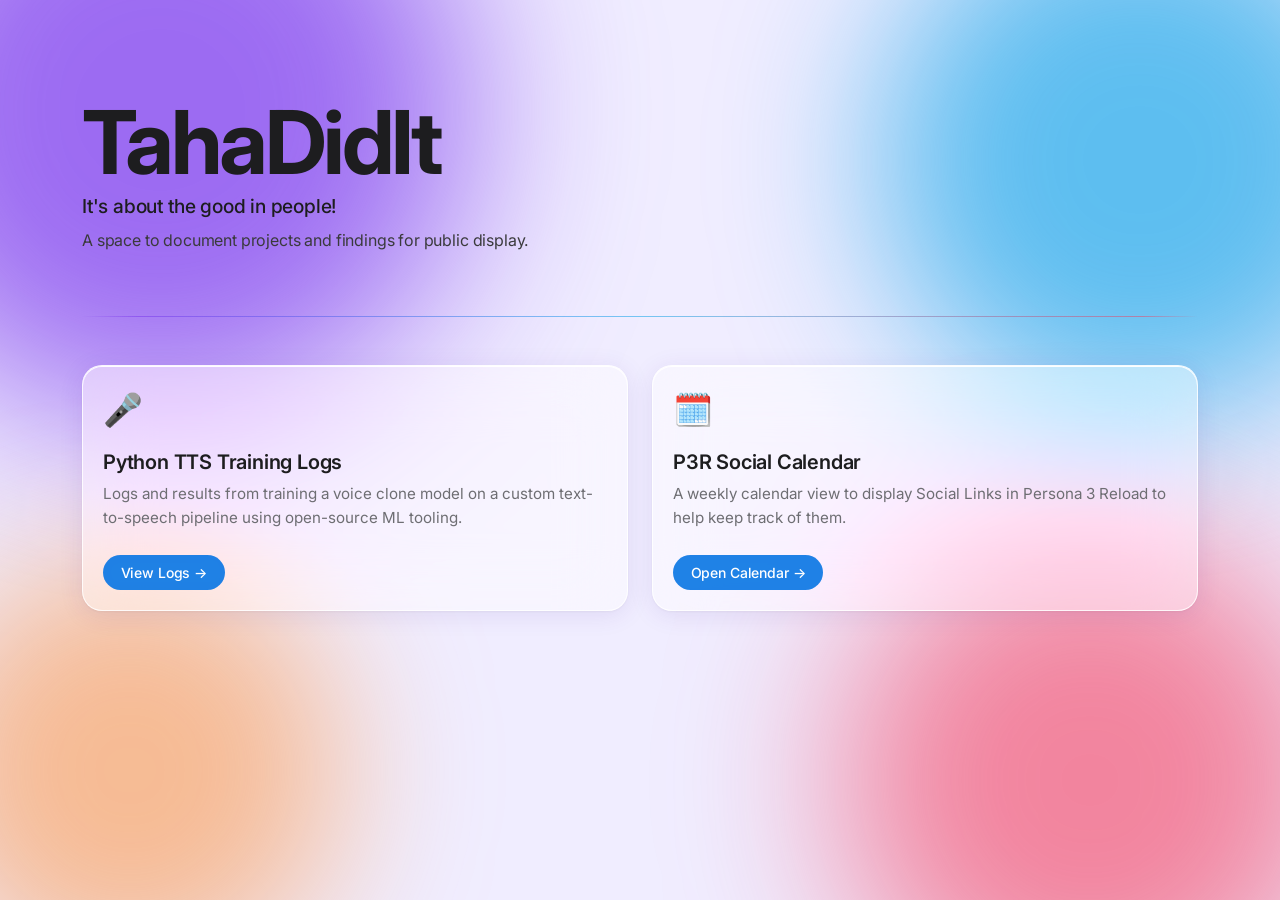
<file: index.html>
<!DOCTYPE html>
<html lang="en">

<head>
    <meta charset="UTF-8">
    <meta name="viewport" content="width=device-width, initial-scale=1.0">

    <title>TahaDidIt</title>

    <link rel="stylesheet" href="./css/bootstrap.min.css">
    <link rel="stylesheet" href="./css/custom.css">
</head>

<body>

<div class="bg-canvas" aria-hidden="true">
    <div class="orb orb-1"></div>
    <div class="orb orb-2"></div>
    <div class="orb orb-3"></div>
    <div class="orb orb-4"></div>
</div>

<div class="container py-5">

    <!-- Hero -->
    <section class="py-5">
        <h1 class="hero-name mb-1">TahaDidIt</h1>
        <p class="hero-subtitle mb-1">It's about the good in people!</p>
        <p class="hero-tagline mb-0">A space to document projects and findings for public display.</p>
    </section>

    <hr class="mb-5">

    <!-- Project Cards -->
    <div class="row row-cols-1 row-cols-md-2 g-4">

        <div class="col">
            <div class="card h-100 project-card p-1">
                <div class="card-body">
                    <div class="fs-2 mb-3">🎤</div>
                    <h5 class="card-title">Python TTS Training Logs</h5>
                    <p class="card-text">Logs and results from training a voice clone
                        model on a custom text-to-speech pipeline using open-source ML tooling.</p>
                </div>
                <div class="card-footer bg-transparent border-0 pb-3">
                    <a href="https://tahadidit.github.io/python-tts-logs/" class="btn-apple">View Logs →</a>
                </div>
            </div>
        </div>

        <div class="col">
            <div class="card h-100 project-card p-1">
                <div class="card-body">
                    <div class="fs-2 mb-3">🗓️</div>
                    <h5 class="card-title">P3R Social Calendar</h5>
                    <p class="card-text">A weekly calendar view to display Social Links in Persona
                        3 Reload to help keep track of them.</p>
                </div>
                <div class="card-footer bg-transparent border-0 pb-3">
                    <a href="https://tahadidit.github.io/p3r-social-calendar/" class="btn-apple">Open Calendar →</a>
                </div>
            </div>
        </div>

    </div>
</div>
</body>

</html>
</file>
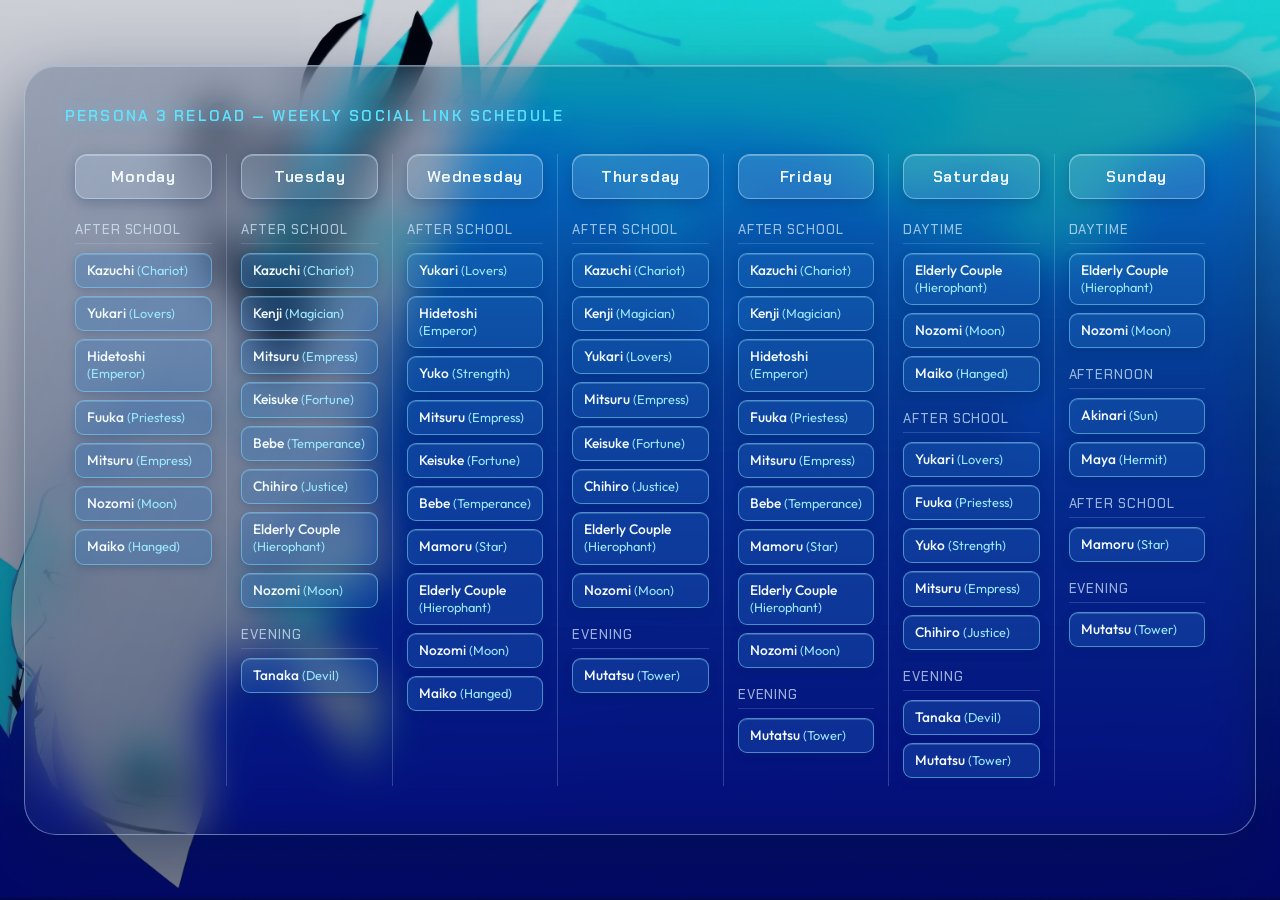
<file: p3r-social-calendar/index.html>
<!DOCTYPE html>
<html lang="en">
<head>
    <meta charset="UTF-8">
    <meta name="viewport" content="width=device-width, initial-scale=1.0">
    <title>Persona 3 Reload — Weekly Schedule</title>
    <link rel="preconnect" href="https://fonts.googleapis.com">
    <link rel="preconnect" href="https://fonts.gstatic.com" crossorigin>
    <link href="https://fonts.googleapis.com/css2?family=Chakra+Petch:wght@400;500;600;700&family=Outfit:wght@300;400;500;600&display=swap"
          rel="stylesheet">
    <style>
        :root {
            --glass: rgba(14, 38, 82, 0.30);
            --glass-strong: rgba(200, 230, 255, 0.16);
            --edge: rgba(200, 235, 255, 0.45);
            --edge-soft: rgba(180, 220, 255, 0.18);
            --divider: rgba(190, 230, 255, 0.22);
            --ink: #f3fbff;
            --ink-dim: rgba(220, 240, 255, 0.70);
            --accent: #54e0ff;
            --accent-deep: #1c7fd6;
            --entry: rgba(40, 120, 200, 0.28);
            --entry-edge: rgba(120, 215, 255, 0.55);
            --link: #9be9ff;
        }

        * {
            box-sizing: border-box;
            margin: 0;
            padding: 0;
        }

        body {
            min-height: 100vh;
            font-family: 'Outfit', sans-serif;
            color: var(--ink);
            background: linear-gradient(180deg, rgba(5, 20, 55, 0.20), rgba(5, 15, 45, 0.55)),
            url("assets/p3r-main-menu-bg.jpg") center/cover fixed no-repeat;
            display: flex;
            align-items: center;
            justify-content: center;
            padding: 48px 24px;
        }

        .panel {
            width: 100%;
            max-width: 1500px;
            background: var(--glass);
            backdrop-filter: blur(22px) saturate(140%);
            -webkit-backdrop-filter: blur(22px) saturate(140%);
            border: 1px solid var(--edge);
            border-radius: 32px;
            box-shadow: 0 24px 70px rgba(0, 25, 70, 0.45),
            inset 0 1px 0 rgba(255, 255, 255, 0.25);
            padding: 40px 36px 48px;
            position: relative;
            overflow: hidden;
        }

        /* faint sheen sweeping the glass */
        .panel::before {
            content: "";
            position: absolute;
            inset: 0;
            background: linear-gradient(115deg, rgba(255, 255, 255, 0.10) 0%, transparent 35%);
            pointer-events: none;
        }

        .panel h1 {
            font-family: 'Chakra Petch', sans-serif;
            font-weight: 600;
            letter-spacing: 0.14em;
            text-transform: uppercase;
            font-size: 0.95rem;
            color: var(--accent);
            margin-bottom: 28px;
            padding-left: 4px;
            text-shadow: 0 0 18px rgba(84, 224, 255, 0.45);
        }

        .week {
            display: grid;
            grid-template-columns:repeat(7, 1fr);
        }

        .day {
            padding: 0 14px;
            border-left: 1px solid var(--divider);
            min-height: 520px;
            opacity: 0;
            transform: translateY(14px);
            animation: rise 0.6s cubic-bezier(.2, .7, .2, 1) forwards;
        }

        .day:first-child {
            border-left: none;
        }

        /* day header box (glass chip) */
        .day-name {
            font-family: 'Chakra Petch', sans-serif;
            font-weight: 600;
            letter-spacing: 0.05em;
            text-align: center;
            padding: 11px 8px;
            background: var(--glass-strong);
            border: 1px solid var(--edge);
            border-radius: 12px;
            box-shadow: inset 0 1px 0 rgba(255, 255, 255, 0.3), 0 4px 14px rgba(0, 30, 80, 0.25);
            margin-bottom: 22px;
        }

        /* time-of-day = heading only, NO box */
        .slot-label {
            font-family: 'Chakra Petch', sans-serif;
            font-weight: 500;
            font-size: 0.82rem;
            letter-spacing: 0.07em;
            color: var(--ink-dim);
            text-transform: uppercase;
            margin: 18px 0 9px;
            padding-bottom: 5px;
            border-bottom: 1px solid var(--edge-soft);
        }

        .slot:first-of-type .slot-label {
            margin-top: 0;
        }

        /* character entry (glass chip) */
        .entry {
            background: var(--entry);
            border: 1px solid var(--entry-edge);
            border-radius: 9px;
            padding: 8px 11px;
            margin-bottom: 8px;
            font-size: 0.86rem;
            font-weight: 500;
            line-height: 1.25;
            box-shadow: inset 0 1px 0 rgba(255, 255, 255, 0.18), 0 3px 10px rgba(0, 30, 80, 0.22);
            transition: transform .15s ease, box-shadow .15s ease, background .15s ease;
        }

        .entry:hover {
            transform: translateY(-2px);
            background: rgba(60, 150, 230, 0.40);
            box-shadow: 0 6px 18px rgba(0, 40, 100, 0.40), 0 0 14px rgba(84, 224, 255, 0.30);
        }

        .entry .arc {
            color: var(--link);
            font-weight: 400;
            font-size: 0.8rem;
        }

        @keyframes rise {
            to {
                opacity: 1;
                transform: translateY(0);
            }
        }

        @media (max-width: 1100px) {
            .week {
                grid-template-columns:repeat(2, 1fr);
                gap: 8px 0;
            }

            .day {
                border-left: none;
                border-top: 1px solid var(--divider);
                padding-top: 18px;
                min-height: auto;
            }

            .day:nth-child(-n+2) {
                border-top: none;
                padding-top: 0;
            }
        }

        @media (max-width: 560px) {
            .week {
                grid-template-columns:1fr;
            }

            .day {
                border-top: 1px solid var(--divider);
                padding-top: 18px;
            }

            .day:first-child {
                border-top: none;
                padding-top: 0;
            }
        }
    </style>
</head>
<body>
<div class="panel">
    <h1>Persona 3 Reload &mdash; Weekly Social Link Schedule</h1>
    <div class="week" id="week"></div>
</div>

<script>
    // The data structure recommended earlier: an ordered ARRAY of days,
    // each holding an ordered ARRAY of time slots. Arrays guarantee render order.
    const SLOT_ORDER = ["Daytime", "Afternoon", "After School", "Evening"];

    const schedule = [
        {
            day: "Monday", slots: {
                "After School": ["Kazuchi (Chariot)", "Yukari (Lovers)", "Hidetoshi (Emperor)", "Fuuka (Priestess)", "Mitsuru (Empress)", "Nozomi (Moon)", "Maiko (Hanged)"]
            }
        },
        {
            day: "Tuesday", slots: {
                "After School": ["Kazuchi (Chariot)", "Kenji (Magician)", "Mitsuru (Empress)", "Keisuke (Fortune)", "Bebe (Temperance)", "Chihiro (Justice)", "Elderly Couple (Hierophant)", "Nozomi (Moon)"],
                "Evening": ["Tanaka (Devil)"]
            }
        },
        {
            day: "Wednesday", slots: {
                "After School": ["Yukari (Lovers)", "Hidetoshi (Emperor)", "Yuko (Strength)", "Mitsuru (Empress)", "Keisuke (Fortune)", "Bebe (Temperance)", "Mamoru (Star)", "Elderly Couple (Hierophant)", "Nozomi (Moon)", "Maiko (Hanged)"]
            }
        },
        {
            day: "Thursday", slots: {
                "After School": ["Kazuchi (Chariot)", "Kenji (Magician)", "Yukari (Lovers)", "Mitsuru (Empress)", "Keisuke (Fortune)", "Chihiro (Justice)", "Elderly Couple (Hierophant)", "Nozomi (Moon)"],
                "Evening": ["Mutatsu (Tower)"]
            }
        },
        {
            day: "Friday", slots: {
                "After School": ["Kazuchi (Chariot)", "Kenji (Magician)", "Hidetoshi (Emperor)", "Fuuka (Priestess)", "Mitsuru (Empress)", "Bebe (Temperance)", "Mamoru (Star)", "Elderly Couple (Hierophant)", "Nozomi (Moon)"],
                "Evening": ["Mutatsu (Tower)"]
            }
        },
        {
            day: "Saturday", slots: {
                "Daytime": ["Elderly Couple (Hierophant)", "Nozomi (Moon)", "Maiko (Hanged)"],
                "After School": ["Yukari (Lovers)", "Fuuka (Priestess)", "Yuko (Strength)", "Mitsuru (Empress)", "Chihiro (Justice)"],
                "Evening": ["Tanaka (Devil)", "Mutatsu (Tower)"]
            }
        },
        {
            day: "Sunday", slots: {
                "Daytime": ["Elderly Couple (Hierophant)", "Nozomi (Moon)"],
                "Afternoon": ["Akinari (Sun)", "Maya (Hermit)"],
                "After School": ["Mamoru (Star)"],
                "Evening": ["Mutatsu (Tower)"]
            }
        }
    ];

    // Split "Name (Arcana)" -> styled name + arcana so the link reads as an accent.
    function renderEntry(str) {
        const m = str.match(/^(.*?)\s*\((.*)\)\s*$/);
        if (!m) return `<div class="entry">${str}</div>`;
        return `<div class="entry">${m[1]} <span class="arc">(${m[2]})</span></div>`;
    }

    const week = document.getElementById("week");
    schedule.forEach((d, i) => {
        const col = document.createElement("div");
        col.className = "day";
        col.style.animationDelay = (i * 0.07) + "s";

        let html = `<div class="day-name">${d.day}</div>`;
        SLOT_ORDER.forEach(slot => {
            const people = d.slots[slot] || [];
            if (!people.length) return;            // empty slot -> no subheading at all
            html += `<div class="slot"><div class="slot-label">${slot}</div>`;
            html += people.map(renderEntry).join("");
            html += `</div>`;
        });

        col.innerHTML = html;
        week.appendChild(col);
    });
</script>
</body>
</html>
</file>
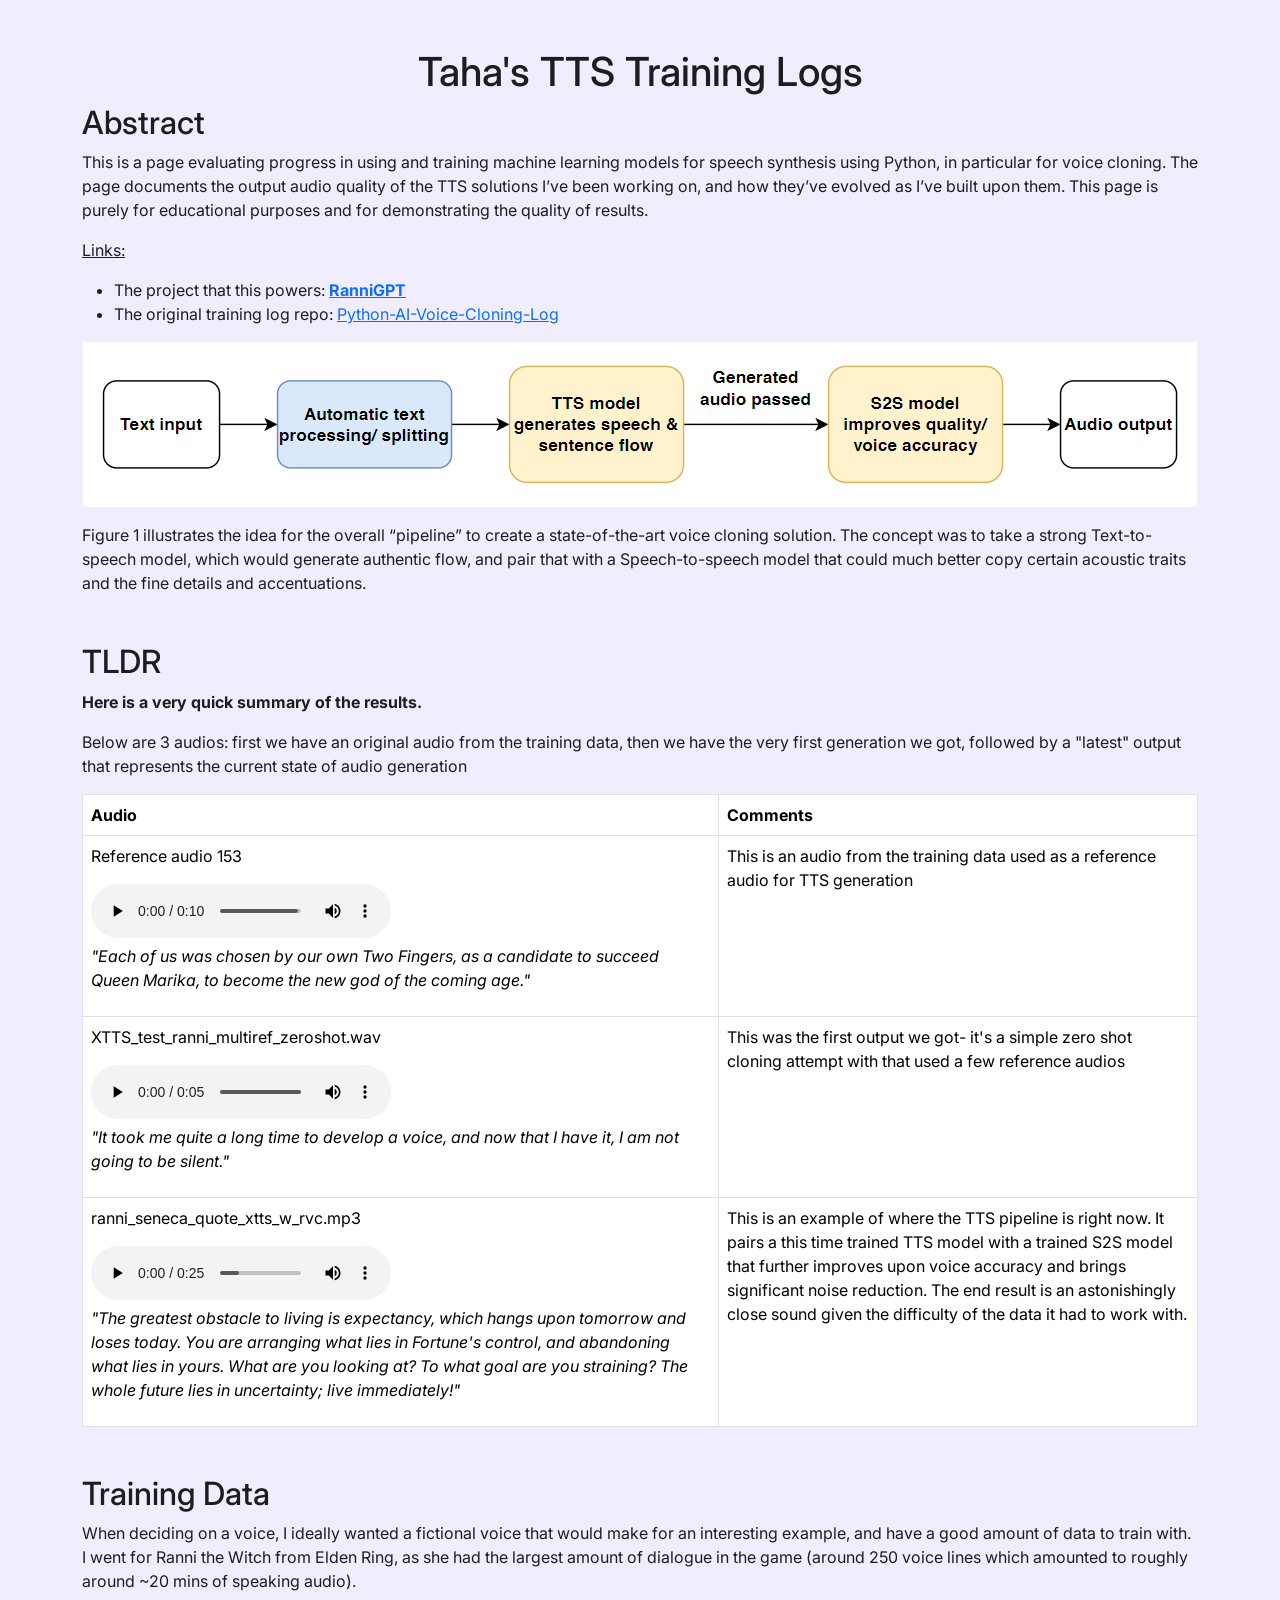
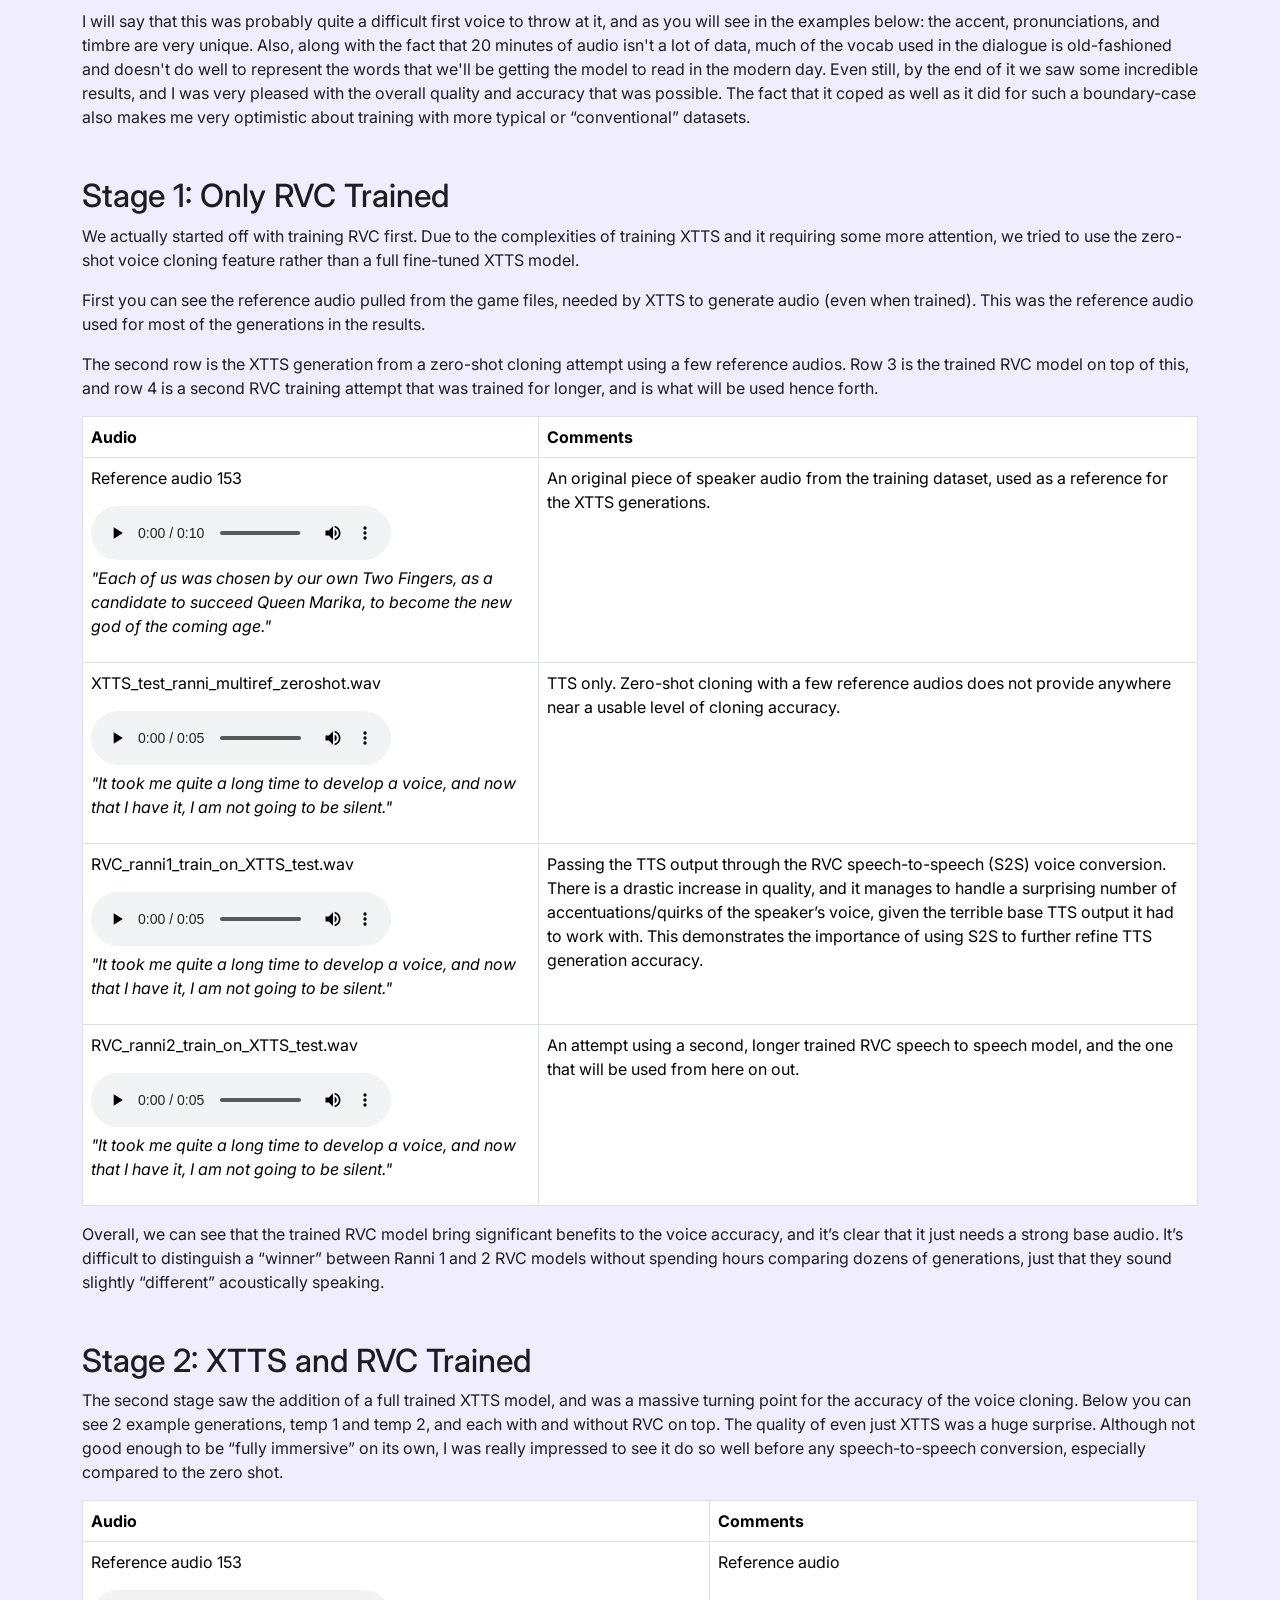
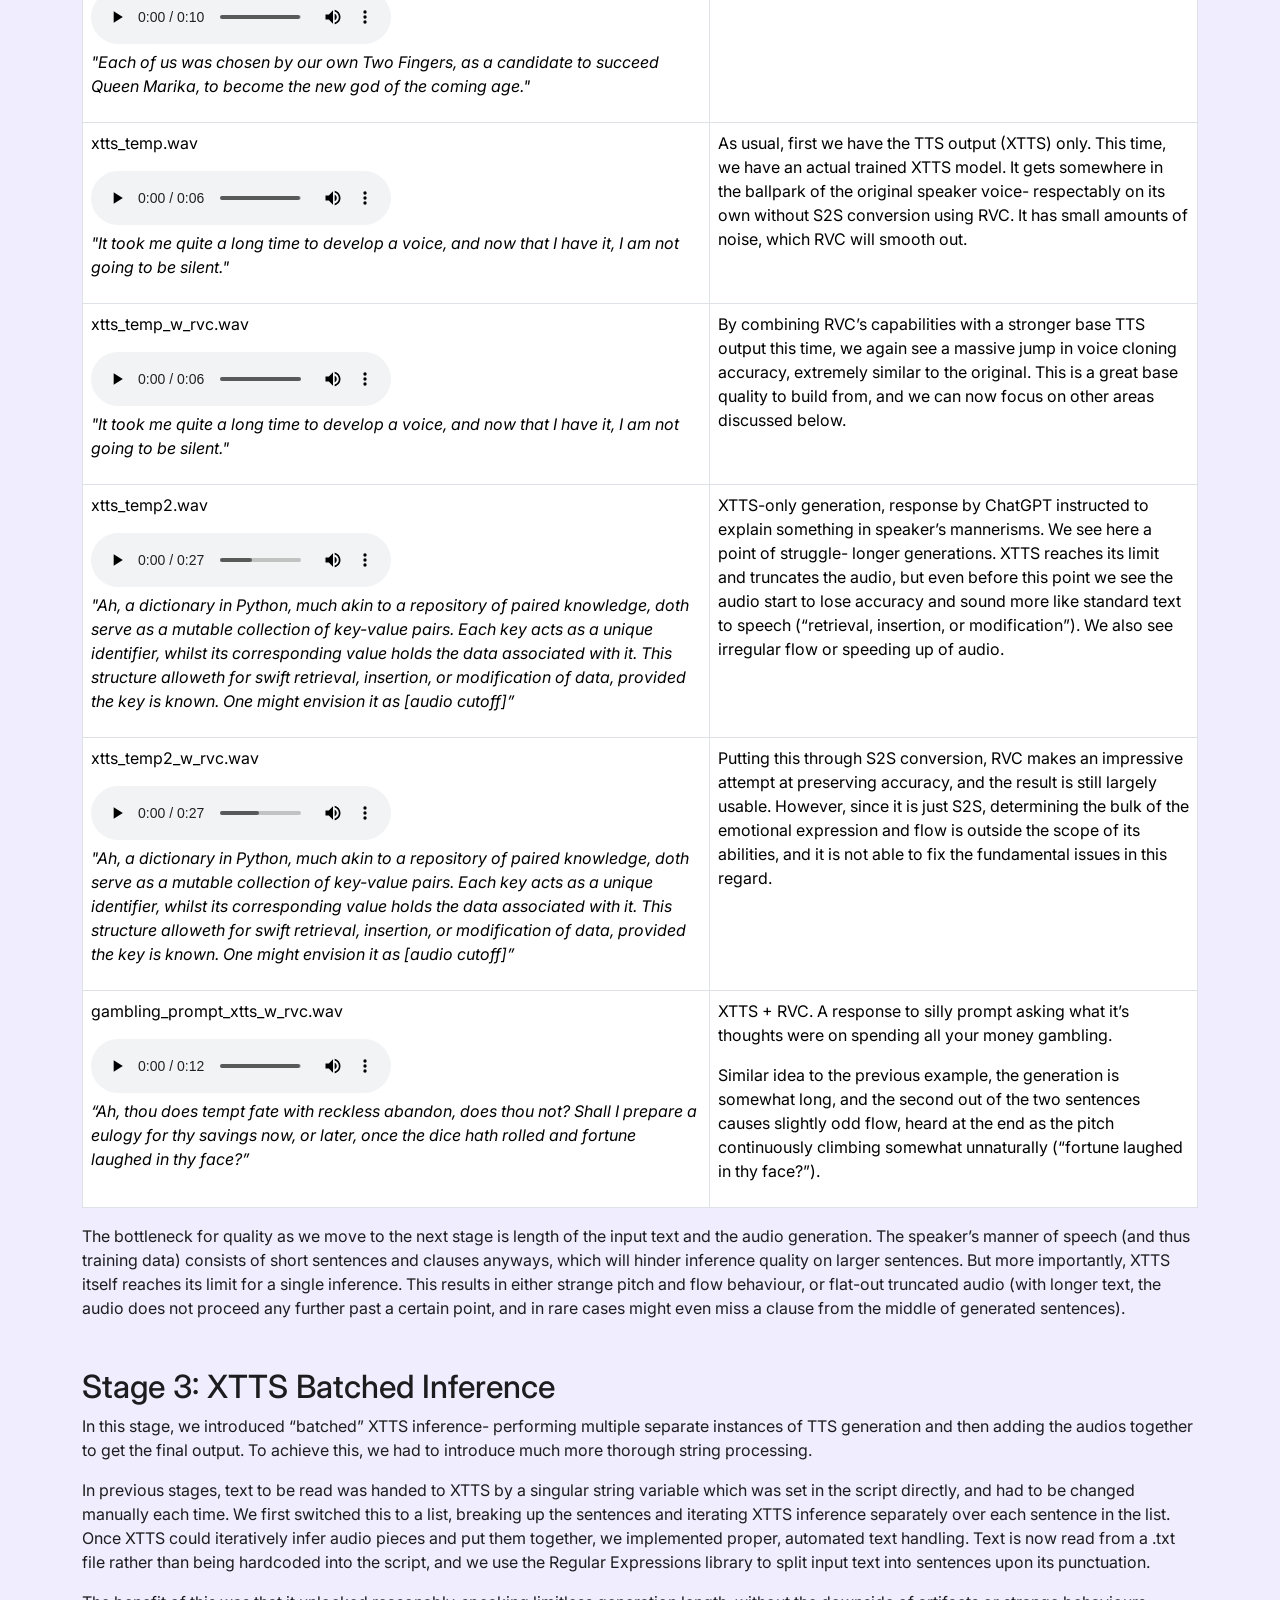
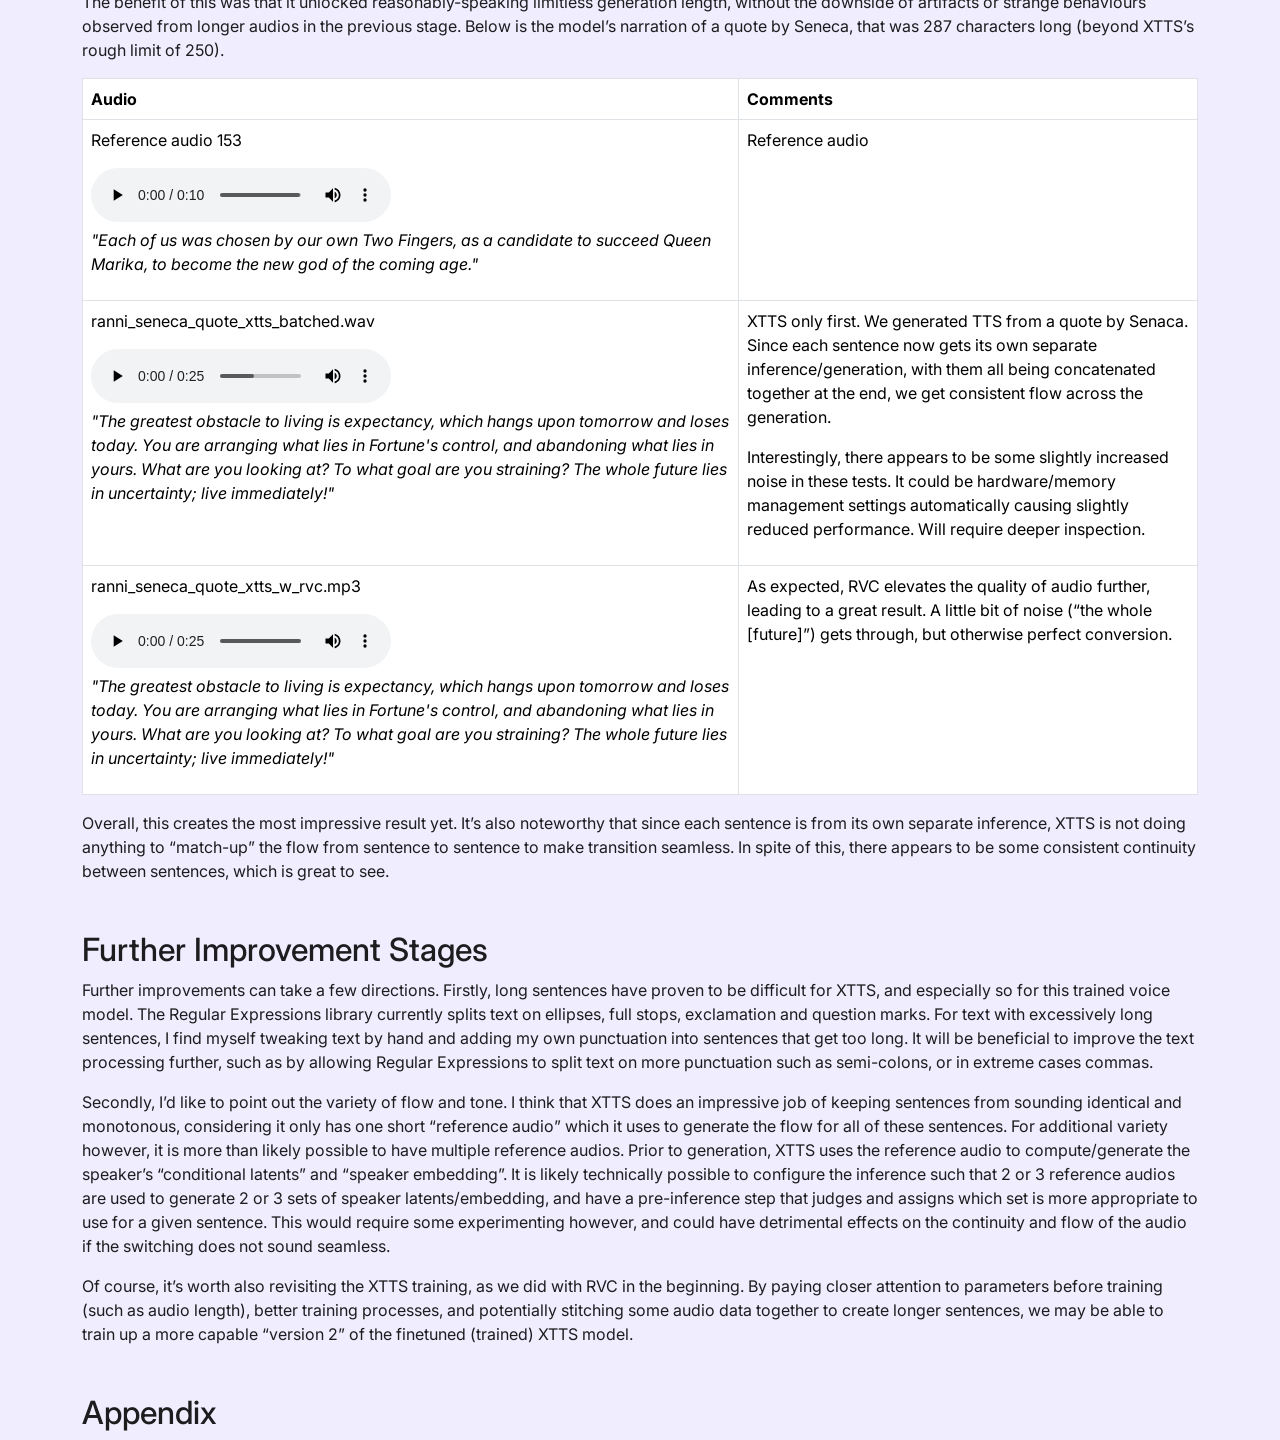
<file: python-tts-logs/index.html>
<!DOCTYPE html>
<html lang = "en">

<!--Notes

For future improvements:
- Add long newsletter audio, but link to the appendix as the transcript is too long.
- Finish transcriptions
- Add comments
- Abstract section at bottom of beginning that outlines what reader should expect from results (quality: ref > with rvc > just xtts)


-->

<head>
    <meta charset="UTF-8">
    <meta name="viewport" content="width=device-width, initial-scale=1.0">

    <title>TTS Training Logs</title>

    <link rel="stylesheet" href="../css/bootstrap.min.css">
    <link rel="stylesheet" href="../css/custom.css">

</head>


<body>
    <!-- Premade container from bootstrap for padding around edges -->
    <div class="container mt-5">

        <!-- Title Section -->
        <h1 class="text-center">Taha's TTS Training Logs</h1>
        <!-- Intro body -->
        <h2>Abstract</h2>
        <p>
            This is a page evaluating progress in using and training machine learning models for speech synthesis using Python, in particular for voice cloning.
            The page documents the output audio quality of the TTS solutions I’ve been working on, 
            and how they’ve evolved as I’ve built upon them.
            This page is purely for educational purposes and for demonstrating the quality of results.
        </p>
        <p>
            <u>Links:</u>
            <ul>
                <li>The project that this powers: <b><a href="https://github.com/TahaDidIt/RanniGPT">RanniGPT</a></b></li>
                <li>The original training log repo: <a href="https://github.com/TahaDidIt/Python-AI-Voice-Cloning-Log">Python-AI-Voice-Cloning-Log</a></li>
            </ul>
        </p>
        <!-- Figure 1 -->
        <figure class="text-center">
            <img src="assets/RanniGPT_TTS_pipeline.png" alt="TTS pipeline flowchart" class="img-fluid">
        </figure>
        <p>
            Figure 1 illustrates the idea for the overall “pipeline” to create a state-of-the-art voice cloning solution.
            The concept was to take a strong Text-to-speech model, which would generate authentic flow, 
            and pair that with a Speech-to-speech model that could much better copy certain acoustic traits and the fine details and accentuations.
        </p>



        <!-- TLDR Section -->
        <h2 class="mt-5">TLDR</h2>
        <p><b>Here is a very quick summary of the results.</b></p>
        <p>Below are 3 audios: first we have an original audio from the training data, then we have the very first generation we got, followed by a "latest" output that represents the current state of audio generation</p>

        <!-- TDLR table -->
        <table class="table table-bordered">
            <thead class="thead-light">
                <tr>
                    <th>Audio</th>
                    <th>Comments</th>
                </tr>
            </thead>

            <tr>
                <td>
                    <p>Reference audio 153</p>
                    <audio controls>
                        <source src="audio/ref_audio_ranni_audio153.wav" type="audio/wav">
                        Your browser does not support the audio element.
                    </audio>
                    <p><i>
                        "Each of us was chosen by our own Two Fingers, as a candidate to succeed Queen Marika, to become the new god of the coming age."
                    </i></p>
                </td>
                <td>
                    <p>
                        This is an audio from the training data used as a reference audio for TTS generation
                    </p>
                </td>
            </tr>

            <tr>
                <td>
                    <p>XTTS_test_ranni_multiref_zeroshot.wav</p>
                    <audio controls>
                        <source src="audio/1-ranni_trained_RVC_with_bad_XTTS_output/XTTS_test_ranni_multiref_zeroshot.wav" type="audio/wav">
                        Your browser does not support the audio element.
                    </audio>
                    <p><i>
                        "It took me quite a long time to develop a voice, and now that I have it, I am not going to be silent."
                    </i></p>
                </td>
                <td>
                    <p>
                        This was the first output we got- it's a simple zero shot cloning attempt with that used a few reference audios
                    </p>
                </td>
            </tr>

            <tr>
                <td>
                    <p>ranni_seneca_quote_xtts_w_rvc.mp3</p>
                    <audio controls>
                        <source src="audio/3-batched_ranni_XTTS_w_RVC/ranni_seneca_quote_xtts_w_rvc.mp3" type="audio/mpeg">
                        Your browser does not support the audio element.
                    </audio>
                    <p><i>
                            "The greatest obstacle to living is expectancy, which hangs upon tomorrow and loses today. You are
                            arranging what lies in Fortune's control, and abandoning what lies in yours. What are you looking at? To
                            what goal are you straining? The whole future lies in uncertainty; live immediately!"
                    </i></p>
                </td>
                <td>
                    <p>
                        This is an example of where the TTS pipeline is right now. It pairs a this time trained TTS model with a
                        trained S2S model that further improves upon voice accuracy and brings significant noise reduction. The end
                        result is an astonishingly close sound given the difficulty of the data it had to work with.
                    </p>
                </td>
            </tr>
         </table>



        <!-- Data section -->
        <h2 class="mt-5">Training Data</h2>
        <p>
            When deciding on a voice, I ideally wanted a fictional voice that would make for an interesting example, 
            and have a good amount of data to train with. I went for Ranni the Witch from Elden Ring, 
            as she had the largest amount of dialogue in the game (around 250 voice lines which amounted to roughly around ~20 mins of speaking audio).
        </p>
        <p>
            I will say that this was probably quite a difficult first voice to throw at it, and as you will see in the examples below: the accent, pronunciations, and timbre are very unique. 
            Also, along with the fact that 20 minutes of audio isn't a lot of data, much of the vocab used in the dialogue is old-fashioned and doesn't do well to represent the words that we'll be getting the model to read in the modern day. Even still, by the end of it we saw some incredible results, and I was very pleased with the overall quality and accuracy that was possible. 
            The fact that it coped as well as it did for such a boundary-case also makes me very optimistic about training with more typical or “conventional” datasets.
        </p>



        <!-- Section 1 -->
        <!-- the mt-5 class just adds some top spacing for a cleaner look-->
        <h2 class="mt-5">Stage 1: Only RVC Trained</h2>
        <p>
            We actually started off with training RVC first. Due to the complexities of training XTTS and it requiring some more attention, we tried to use the zero-shot voice cloning feature rather than a full fine-tuned XTTS model.
        </p>
        <p>
            First you can see the reference audio pulled from the game files, needed by XTTS to generate audio (even when trained). This was the reference audio used for most of the generations in the results.
        </p>
        <p>
            The second row is the XTTS generation from a zero-shot cloning attempt using a few reference audios. Row 3 is the trained RVC model on top of this, and row 4 is a second RVC training attempt that was trained for longer, and is what will be used hence forth.
        </p>

        <!-- Section 1 table -->
        <table class="table table-bordered">
            <thead class="thead-light">
                <tr>
                    <th>Audio</th>
                    <th>Comments</th>
                </tr>
            </thead>

            <tbody>
                <tr>
                    <td>
                        <p>Reference audio 153</p>
                        <audio controls>
                            <source src="audio/ref_audio_ranni_audio153.wav" type="audio/wav">
                            Your browser does not support the audio element.
                        </audio>
                        <p><i>
                            "Each of us was chosen by our own Two Fingers, as a candidate to succeed Queen Marika, to become the new god of the coming age."
                        </i></p>
                    </td>
                    <td>
                        <p>
                            An original piece of speaker audio from the training dataset, used as a reference for the XTTS generations.
                        </p>
                    </td>
                </tr>

                <tr>
                    <td>
                        <p>XTTS_test_ranni_multiref_zeroshot.wav</p>
                        <audio controls>
                            <source src="audio/1-ranni_trained_RVC_with_bad_XTTS_output/XTTS_test_ranni_multiref_zeroshot.wav" type="audio/wav">
                            Your browser does not support the audio element.
                        </audio>
                        <p><i>
                            "It took me quite a long time to develop a voice, and now that I have it, I am not going to be silent."
                        </i></p>
                    </td>
                    <td>
                        <p>
                            TTS only. Zero-shot cloning with a few reference audios does not provide anywhere near a usable level of cloning accuracy.
                        </p>
                    </td>
                </tr>

                <tr>
                    <td>
                        <p>RVC_ranni1_train_on_XTTS_test.wav</p>
                        <audio controls>
                            <source src="audio/1-ranni_trained_RVC_with_bad_XTTS_output/RVC_ranni1_train_on_XTTS_test.wav" type="audio/wav">
                            Your browser does not support the audio element.
                        </audio>
                        <p><i>
                            "It took me quite a long time to develop a voice, and now that I have it, I am not going to be silent."
                        </i></p>
                    </td>
                    <td>
                        <p>
                            Passing the TTS output through the RVC speech-to-speech (S2S) voice conversion. There is a drastic increase in quality, and it manages to handle a surprising number of accentuations/quirks of the speaker’s voice, given the terrible base TTS output it had to work with. This demonstrates the importance of using S2S to further refine TTS generation accuracy.
                        </p>
                    </td>
                </tr>

                <tr>
                    <td>
                        <p>RVC_ranni2_train_on_XTTS_test.wav</p>
                        <audio controls>
                            <source src="audio/1-ranni_trained_RVC_with_bad_XTTS_output/RVC_ranni2_train_on_XTTS_test.wav" type="audio/wav">
                            Your browser does not support the audio element.
                        </audio>
                        <p><i>
                            "It took me quite a long time to develop a voice, and now that I have it, I am not going to be silent."
                        </i></p>
                    </td>
                    <td>
                        <p>
                            An attempt using a second, longer trained RVC speech to speech model, and the one that will be used from here on out.
                        </p>
                    </td>
                </tr>
            </tbody>
        </table>

        <p>
            Overall, we can see that the trained RVC model bring significant benefits to the voice accuracy, and it’s clear that it just needs a strong base audio. It’s difficult to distinguish a “winner” between Ranni 1 and 2 RVC models without spending hours comparing dozens of generations, just that they sound slightly “different” acoustically speaking.
        </p>

        

        <!-- Section 2 -->
        <h2 class="mt-5">Stage 2: XTTS and RVC Trained</h2>
        <p>
            The second stage saw the addition of a full trained XTTS model, and was a massive turning point for the accuracy of the voice cloning. Below you can see 2 example generations, temp 1 and temp 2, and each with and without RVC on top. The quality of even just XTTS was a huge surprise. Although not good enough to be “fully immersive” on its own, I was really impressed to see it do so well before any speech-to-speech conversion, especially compared to the zero shot. 
        </p>

        <!-- Section 2 table -->
        <table class="table table-bordered">
            <thead class="thead-light">
                <tr>
                    <th>Audio</th>
                    <th>Comments</th>
                </tr>
            </thead>

            <tbody>
                <tr>
                    <td>
                        <p>Reference audio 153</p>
                        <audio controls>
                            <source src="audio/ref_audio_ranni_audio153.wav" type="audio/wav">
                            Your browser does not support the audio element.
                        </audio>
                        <p><i>
                            "Each of us was chosen by our own Two Fingers, as a candidate to succeed Queen Marika, to become the new god of the coming age."
                        </i></p>
                    </td>
                    <td>
                        <p>
                            Reference audio
                        </p>
                    </td>
                </tr>

                <tr>
                    <td>
                        <p>xtts_temp.wav</p>
                        <audio controls>
                            <source src="audio/2-first_attempt_ranni_trained_XTTS_w_RVC/xtts_temp.wav" type="audio/wav">
                            Your browser does not support the audio element.
                        </audio>
                        <p><i>
                            "It took me quite a long time to develop a voice, and now that I have it, I am not going to be silent."
                        </i></p>
                    </td>
                    <td>
                        <p>
                            As usual, first we have the TTS output (XTTS) only. This time, we have an actual trained XTTS model. It gets somewhere in the ballpark of the original speaker voice- respectably on its own without S2S conversion using RVC. It has small amounts of noise, which RVC will smooth out.
                        </p>
                    </td>
                </tr>

                <tr>
                    <td>
                        <p>xtts_temp_w_rvc.wav</p>
                        <audio controls>
                            <source src="audio/2-first_attempt_ranni_trained_XTTS_w_RVC/xtts_temp_w_rvc.wav" type="audio/wav">
                            Your browser does not support the audio element.
                        </audio>
                        <p><i>
                            "It took me quite a long time to develop a voice, and now that I have it, I am not going to be silent."
                        </i></p>
                    </td>
                    <td>
                        <p>
                            By combining RVC’s capabilities with a stronger base TTS output this time, we again see a massive jump in voice cloning accuracy, extremely similar to the original. This is a great base quality to build from, and we can now focus on other areas discussed below.
                        </p>
                    </td>
                </tr>

                <tr>
                    <td>
                        <p>xtts_temp2.wav</p>
                        <audio controls>
                            <source src="audio/2-first_attempt_ranni_trained_XTTS_w_RVC/xtts_temp2.wav" type="audio/wav">
                            Your browser does not support the audio element.
                        </audio>
                        <p><i>
                            "Ah, a dictionary in Python, much akin to a repository of paired knowledge, doth serve as a mutable collection of key-value pairs. Each key acts as a unique identifier, whilst its corresponding value holds the data associated with it. This structure alloweth for swift retrieval, insertion, or modification of data, provided the key is known. One might envision it as [audio cutoff]”
                        </i></p>
                    </td>
                    <td>
                        <p>
                            XTTS-only generation, response by ChatGPT instructed to explain something in speaker’s mannerisms. We see here a point of struggle- longer generations. XTTS reaches its limit and truncates the audio, but even before this point we see the audio start to lose accuracy and sound more like standard text to speech (“retrieval, insertion, or modification”). We also see irregular flow or speeding up of audio.
                        </p>
                    </td>
                </tr>

                <tr>
                    <td>
                        <p>xtts_temp2_w_rvc.wav</p>
                        <audio controls>
                            <source src="audio/2-first_attempt_ranni_trained_XTTS_w_RVC/xtts_temp2_w_rvc.wav" type="audio/wav">
                            Your browser does not support the audio element.
                        </audio>
                        <p><i>
                            "Ah, a dictionary in Python, much akin to a repository of paired knowledge, doth serve as a mutable collection of key-value pairs. Each key acts as a unique identifier, whilst its corresponding value holds the data associated with it. This structure alloweth for swift retrieval, insertion, or modification of data, provided the key is known. One might envision it as [audio cutoff]”
                        </i></p>
                    </td>
                    <td>
                        <p>
                            Putting this through S2S conversion, RVC makes an impressive attempt at preserving accuracy, and the result is still largely usable. However, since it is just S2S, determining the bulk of the emotional expression and flow is outside the scope of its abilities, and it is not able to fix the fundamental issues in this regard.
                        </p>
                    </td>
                </tr>

                <tr>
                    <td>
                        <p>gambling_prompt_xtts_w_rvc.wav</p>
                        <audio controls>
                            <source src="audio/2-first_attempt_ranni_trained_XTTS_w_RVC/gambling_promt_xtts_w_rvc.wav" type="audio/wav">
                            Your browser does not support the audio element.
                        </audio>
                        <p><i>
                            “Ah, thou does tempt fate with reckless abandon, does thou not? Shall I prepare a eulogy for thy savings now, or later, once the dice hath rolled and fortune laughed in thy face?”
                        </i></p>
                    </td>
                    <td>
                        <p>
                            XTTS + RVC. A response to silly prompt asking what it’s thoughts were on spending all your money gambling.
                        </p>
                            Similar idea to the previous example, the generation is somewhat long, and the second out of the two sentences causes slightly odd flow, heard at the end as the pitch continuously climbing somewhat unnaturally (“fortune laughed in thy face?”).
                        </p>
                    </td>
                </tr>
            </tbody>
        </table>

        <p>
            The bottleneck for quality as we move to the next stage is length of the input text and the audio generation. The speaker’s manner of speech (and thus training data) consists of short sentences and clauses anyways, which will hinder inference quality on larger sentences. But more importantly, XTTS itself reaches its limit for a single inference. This results in either strange pitch and flow behaviour, or flat-out truncated audio (with longer text, the audio does not proceed any further past a certain point, and in rare cases might even miss a clause from the middle of generated sentences).
        </p>
        


        <!-- Section 3 -->
        <h2 class="mt-5">Stage 3: XTTS Batched Inference</h2>
        <p>
            In this stage, we introduced “batched” XTTS inference- performing multiple separate instances of TTS generation and then adding the audios together to get the final output. To achieve this, we had to introduce much more thorough string processing.
        </p>
        <p>
            In previous stages, text to be read was handed to XTTS by a singular string variable which was set in the script directly, and had to be changed manually each time. We first switched this to a list, breaking up the sentences and iterating XTTS inference separately over each sentence in the list. Once XTTS could iteratively infer audio pieces and put them together, we implemented proper, automated text handling. Text is now read from a .txt file rather than being hardcoded into the script, and we use the Regular Expressions library to split input text into sentences upon its punctuation.
        </p>
        <p>
            The benefit of this was that it unlocked reasonably-speaking limitless generation length, without the downside of artifacts or strange behaviours observed from longer audios in the previous stage. Below is the model’s narration of a quote by Seneca, that was 287 characters long (beyond XTTS’s rough limit of 250).
        </p>

        <!-- Section 3 table -->
        <table class="table table-bordered">
            <thead class="thead-light">
                <tr>
                    <th>Audio</th>
                    <th>Comments</th>
                </tr>
            </thead>

            <tbody>
                <tr>
                    <td>
                        <p>Reference audio 153</p>
                        <audio controls>
                            <source src="audio/ref_audio_ranni_audio153.wav" type="audio/wav">
                            Your browser does not support the audio element.
                        </audio>
                        <p><i>
                            "Each of us was chosen by our own Two Fingers, as a candidate to succeed Queen Marika, to become the new god of the coming age."
                        </i></p>
                    </td>
                    <td>
                        <p>
                            Reference audio
                        </p>
                    </td>
                </tr>

                <tr>
                    <td>
                        <p>ranni_seneca_quote_xtts_batched.wav</p>
                        <audio controls>
                            <source src="audio/3-batched_ranni_XTTS_w_RVC/ranni_seneca_quote_xtts_batched.wav" type="audio/wav">
                            Your browser does not support the audio element.
                        </audio>
                        <p><i>
                            "The greatest obstacle to living is expectancy, which hangs upon tomorrow and loses today. You are arranging what lies in Fortune's control, and abandoning what lies in yours. What are you looking at? To what goal are you straining? The whole future lies in uncertainty; live immediately!"
                        </i></p>
                    </td>
                    <td>
                        <p>
                            XTTS only first. We generated TTS from a quote by Senaca. Since each sentence now gets its own separate inference/generation, with them all being concatenated together at the end, we get consistent flow across the generation.
                        </p>
                            Interestingly, there appears to be some slightly increased noise in these tests. It could be hardware/memory management settings automatically causing slightly reduced performance. Will require deeper inspection.
                        </p>
                    </td>
                </tr>

                <tr>
                    <td>
                        <p>ranni_seneca_quote_xtts_w_rvc.mp3</p>
                        <audio controls>
                            <source src="audio/3-batched_ranni_XTTS_w_RVC/ranni_seneca_quote_xtts_w_rvc.mp3" type="audio/mpeg">
                            Your browser does not support the audio element.
                        </audio>
                        <p><i>
                            "The greatest obstacle to living is expectancy, which hangs upon tomorrow and loses today. You are arranging what lies in Fortune's control, and abandoning what lies in yours. What are you looking at? To what goal are you straining? The whole future lies in uncertainty; live immediately!"
                        </i></p>
                    </td>
                    <td>
                        <p>
                            As expected, RVC elevates the quality of audio further, leading to a great result. A little bit of noise (“the whole [future]”) gets through, but otherwise perfect conversion.
                        </p>
                    </td>
                </tr>
            </tbody>
        </table>

        <p>
            Overall, this creates the most impressive result yet. It’s also noteworthy that since each sentence is from its own separate inference, XTTS is not doing anything to “match-up” the flow from sentence to sentence to make transition seamless. In spite of this, there appears to be some consistent continuity between sentences, which is great to see.
        </p>

        <!--Further improvements section-->
        <h2 class="mt-5">Further Improvement Stages</h2>
        <p>
            Further improvements can take a few directions. Firstly, long sentences have proven to be difficult for XTTS, and especially so for this trained voice model. The Regular Expressions library currently splits text on ellipses, full stops, exclamation and question marks. For text with excessively long sentences, I find myself tweaking text by hand and adding my own punctuation into sentences that get too long. It will be beneficial to improve the text processing further, such as by allowing Regular Expressions to split text on more punctuation such as semi-colons, or in extreme cases commas.
        </p>
        <p>
            Secondly, I’d like to point out the variety of flow and tone. I think that XTTS does an impressive job of keeping sentences from sounding identical and monotonous, considering it only has one short “reference audio” which it uses to generate the flow for all of these sentences. For additional variety however, it is more than likely possible to have multiple reference audios. Prior to generation, XTTS uses the reference audio to compute/generate the speaker’s “conditional latents” and “speaker embedding”. It is likely technically possible to configure the inference such that 2 or 3 reference audios are used to generate 2 or 3 sets of speaker latents/embedding, and have a pre-inference step that judges and assigns which set is more appropriate to use for a given sentence. This would require some experimenting however, and could have detrimental effects on the continuity and flow of the audio if the switching does not sound seamless.
        </p>
        <p>
            Of course, it’s worth also revisiting the XTTS training, as we did with RVC in the beginning. By paying closer attention to parameters before training (such as audio length), better training processes, and potentially stitching some audio data together to create longer sentences, we may be able to train up a more capable “version 2” of the finetuned (trained) XTTS model.
        </p>



        <!-- Appendix -->
        <h2 class="mt-5">Appendix</h2>
        

    </div>
</body>


</html>
</file>
<file: css/custom.css>
@import url('https://fonts.googleapis.com/css2?family=Inter:wght@300;400;500;600;700&display=swap');

/* ── Orb animations ── */
@keyframes drift-a {
    0% {
        transform: translate(0, 0) scale(1);
    }
    100% {
        transform: translate(50px, -60px) scale(1.12);
    }
}

@keyframes drift-b {
    0% {
        transform: translate(0, 0) scale(1);
    }
    100% {
        transform: translate(-45px, 50px) scale(0.9);
    }
}

@keyframes drift-c {
    0% {
        transform: translate(0, 0) scale(1);
    }
    100% {
        transform: translate(35px, 45px) scale(1.08);
    }
}

@keyframes drift-d {
    0% {
        transform: translate(0, 0) scale(1);
    }
    100% {
        transform: translate(-40px, -35px) scale(0.95);
    }
}

/* ── Card entrance ── */
@keyframes rise {
    from {
        opacity: 0;
        transform: translateY(24px);
    }
    to {
        opacity: 1;
        transform: translateY(0);
    }
}

/* ── Background canvas ── */
.bg-canvas {
    position: fixed;
    inset: 0;
    z-index: 0;
    overflow: hidden;
    pointer-events: none;
}

.orb {
    position: absolute;
    border-radius: 50%;
}

/* Violet — top left */
.orb-1 {
    width: 620px;
    height: 620px;
    background: rgba(124, 58, 237, 0.72);
    filter: blur(90px);
    top: -200px;
    left: -150px;
    animation: drift-a 14s ease-in-out infinite alternate;
}

/* Sky blue — top right */
.orb-2 {
    width: 520px;
    height: 520px;
    background: rgba(14, 165, 233, 0.65);
    filter: blur(80px);
    top: -100px;
    right: -120px;
    animation: drift-b 11s ease-in-out infinite alternate;
}

/* Rose — bottom right */
.orb-3 {
    width: 500px;
    height: 500px;
    background: rgba(244, 63, 94, 0.6);
    filter: blur(85px);
    bottom: -130px;
    right: -60px;
    animation: drift-c 13s ease-in-out infinite alternate;
}

/* Amber — bottom left */
.orb-4 {
    width: 420px;
    height: 420px;
    background: rgba(251, 146, 60, 0.55);
    filter: blur(75px);
    bottom: -80px;
    left: -80px;
    animation: drift-d 10s ease-in-out infinite alternate;
}

/* ── Base ── */
body {
    font-family: -apple-system, BlinkMacSystemFont, 'Inter', 'Helvetica Neue', sans-serif;
    background: #f0edff;
    min-height: 100vh;
    color: #1d1d1f;
    -webkit-font-smoothing: antialiased;
    overflow-x: hidden;
}

.container {
    position: relative;
    z-index: 1;
}

/* ── Hero ── */
.hero-name {
    font-size: clamp(3rem, 8vw, 5.5rem);
    font-weight: 700;
    letter-spacing: -0.04em;
    line-height: 1.05;
    color: #1d1d1f;
}

.hero-subtitle {
    font-size: 1.2rem;
    font-weight: 500;
    color: #1d1d1f;
    letter-spacing: -0.01em;
    margin-top: 0.2rem;
}

.hero-tagline {
    color: #3a3a3c;
    font-weight: 400;
    font-size: 1rem;
    letter-spacing: -0.01em;
    margin-top: 0.4rem;
}

hr {
    border: none !important;
    height: 1.5px;
    background: linear-gradient(
            90deg,
            transparent 0%,
            rgba(124, 58, 237, 0.55) 5%,
            rgba(14, 165, 233, 0.55) 50%,
            rgba(244, 63, 94, 0.5) 95%,
            transparent 100%
    );
    opacity: 1;
}

/* ── Glass Cards ── */
.project-card {
    background: rgba(255, 255, 255, 0.48) !important;
    backdrop-filter: blur(32px) saturate(180%);
    -webkit-backdrop-filter: blur(32px) saturate(180%);
    border: 1px solid rgba(255, 255, 255, 0.82) !important;
    border-radius: 20px !important;
    box-shadow: inset 0 1px 0 rgba(255, 255, 255, 0.95),
    0 4px 24px rgba(80, 40, 160, 0.1),
    0 1px 3px rgba(0, 0, 0, 0.05);
    animation: rise 0.5s ease both;
    transition: transform 0.25s cubic-bezier(0.4, 0, 0.2, 1),
    background 0.25s ease,
    box-shadow 0.25s ease;
}

.col:nth-child(2) .project-card {
    animation-delay: 0.1s;
}

.project-card:hover {
    background: rgba(255, 255, 255, 0.65) !important;
    transform: translateY(-4px);
    box-shadow: inset 0 1px 0 rgba(255, 255, 255, 0.98),
    0 16px 48px rgba(80, 40, 160, 0.15),
    0 2px 6px rgba(0, 0, 0, 0.06);
}

.card-title {
    font-weight: 600;
    letter-spacing: -0.01em;
    color: #1d1d1f;
}

.card-text {
    color: #6e6e73 !important;
    font-size: 0.95rem;
    line-height: 1.6;
}

/* ── Button ── */
.btn-apple {
    display: inline-block;
    background: rgba(0, 113, 227, 0.88);
    backdrop-filter: blur(8px);
    -webkit-backdrop-filter: blur(8px);
    color: #fff;
    border: none;
    border-radius: 980px;
    padding: 0.45rem 1.1rem;
    font-size: 0.875rem;
    font-weight: 500;
    letter-spacing: -0.01em;
    text-decoration: none;
    transition: background 0.2s ease, transform 0.15s ease;
}

.btn-apple:hover {
    background: rgba(0, 119, 237, 1);
    color: #fff;
    transform: scale(1.03);
}

/* ── Mobile portrait: scale orbs to viewport ── */
@media (max-width: 767px) {
    .orb-1 {
        width: 75vw;
        height: 75vw;
        filter: blur(55px);
        top: -15vw;
        left: -20vw;
    }

    .orb-2 {
        width: 70vw;
        height: 70vw;
        filter: blur(50px);
        top: -10vw;
        right: -20vw;
    }

    .orb-3 {
        width: 70vw;
        height: 70vw;
        filter: blur(50px);
        bottom: -15vw;
        right: -15vw;
    }

    .orb-4 {
        width: 65vw;
        height: 65vw;
        filter: blur(48px);
        bottom: -10vw;
        left: -15vw;
    }
}
</file>
